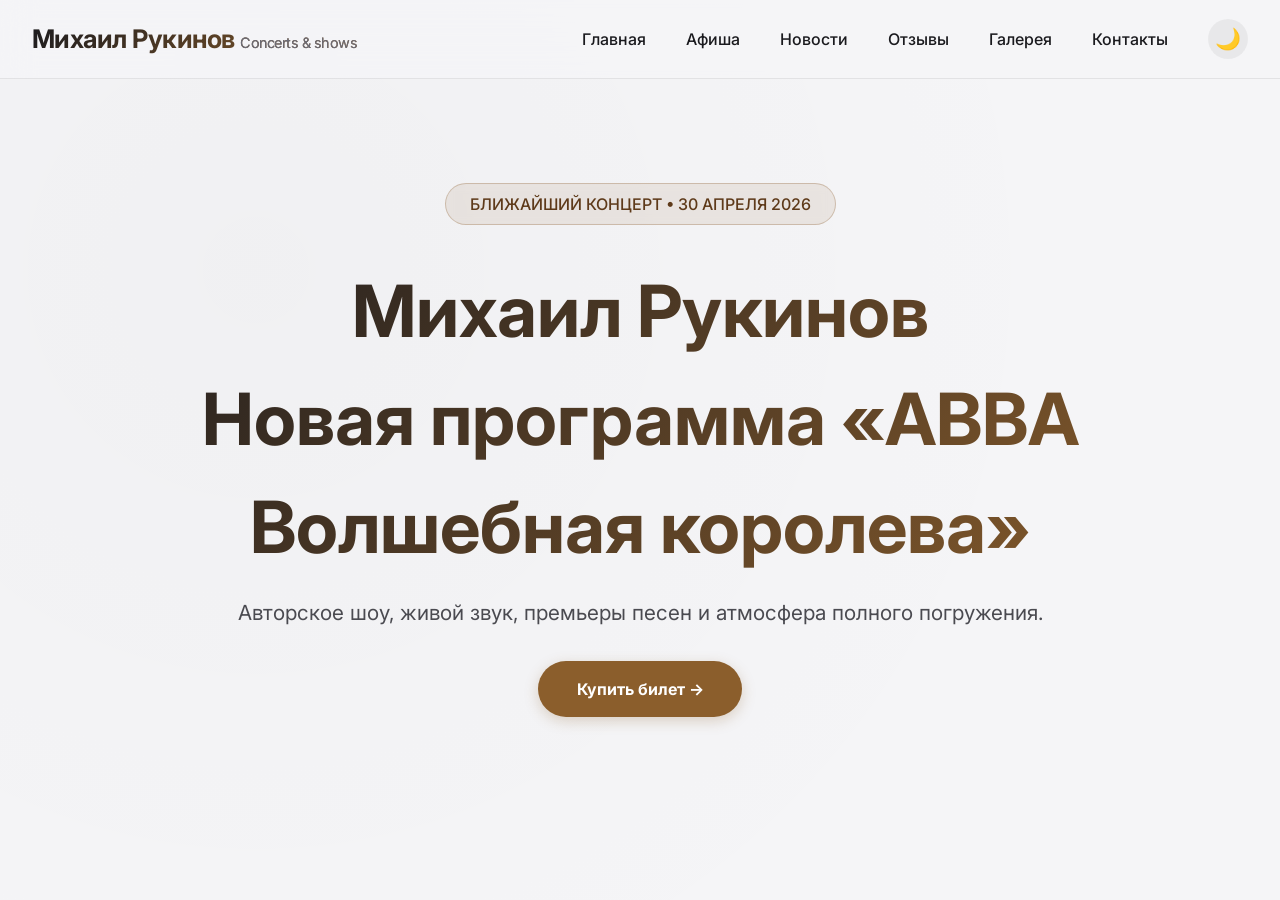
<file: index.html>
<!DOCTYPE html>
<html lang="ru">
<head>
    <meta charset="UTF-8">
    <meta name="viewport" content="width=device-width, initial-scale=1.0, viewport-fit=cover, maximum-scale=1.0, user-scalable=yes">
    <title>Михаил Рукинов | Концерты и шоу</title>
    <link rel="preconnect" href="https://fonts.googleapis.com">
    <link rel="preconnect" href="https://fonts.gstatic.com" crossorigin>
    <link href="https://fonts.googleapis.com/css2?family=Inter:opsz,wght@14..32,300;14..32,400;14..32,600;14..32,700&display=swap" rel="stylesheet">
    <link rel="stylesheet" href="style.css">
</head>
<body>
<div class="snap-container">
    <!-- ШАПКА (фиксированная) -->
    <nav class="navbar">
        <div class="logo">Михаил Рукинов <span>Concerts & shows</span></div>
        <ul class="nav-links" id="navLinks">
            <li><a href="#home">Главная</a></li>
            <li><a href="#tour">Афиша</a></li>
            <li><a href="#news">Новости</a></li>
            <li><a href="#reviews">Отзывы</a></li>
            <li><a href="#gallery" class="gallery-link">Галерея</a></li>
            <li><a href="#contact">Контакты</a></li>
            <li><button class="theme-toggle" id="themeToggle" aria-label="Переключить тему">🌙</button></li>
        </ul>
        <div class="burger" id="burger" aria-label="Меню" role="button" tabindex="0">
            <span></span><span></span><span></span>
        </div>
    </nav>

    <!-- БЛОК 1: ГЕРОЙ -->
    <section id="home" class="section">
        <div class="container hero">
            <div class="date-badge">БЛИЖАЙШИЙ КОНЦЕРТ • 30 АПРЕЛЯ 2026</div>
            <h1>Михаил Рукинов<br>Новая программа «ABBA<br>Волшебная королева»</h1>
            <p>Авторское шоу, живой звук, премьеры песен и атмосфера полного погружения.</p>
            <a href="https://iframeab-pre11382.intickets.ru/seance/71257041/" class="btn" id="buyTicketBtn">Купить билет →</a>
        </div>
    </section>

    <!-- БЛОК 2: АФИША / ТУР -->
    <section id="tour" class="section">
        <div class="container">
            <h2 style="font-size: 2.2rem; margin-bottom: 0.5rem;">Афиша концертов</h2>
            <p style="margin-bottom: 2rem; color: #5A5A62;">Выберите дату и город</p>
            <div class="cards-grid">
                <div class="concert-card">
                    <h2 class="concert-title">ABBA Волшебная королева</h2>
                    <div class="concert-venue">Орск</div>
                    <div class="concert-date">ЧТ, 30 АПРЕЛЯ 2026, 19:00</div>
                    <div class="concert-venue">ДК «Нефтехимиков»<br>Пр-кт Ленина, 41</div>
                    <div class="price">от 500 ₽</div>
                    <a href="https://iframeab-pre11382.intickets.ru/seance/71257041/" class="btn-small ticket-link">Купить билет</a>
                </div>
                <div class="concert-card">
                    <h2 class="concert-title">ABBA Волшебная королева</h2>
                    <div class="concert-venue">Казань</div>
                    <div class="concert-date">ПН, 18 МАЯ 2026, 19:00</div>
                    <div class="concert-venue">ДК «Железнодорожников»</div>
                    <div class="price">от 1 000 ₽</div>
                    <a href="https://kzn.kassir.ru/koncert/abba-volshebnaya-koroleva#3488053" class="btn-small ticket-link">Купить билет</a>
                </div>
                <div class="concert-card">
                    <h2 class="concert-title">Жемчужины рока</h2>
                    <div class="concert-venue">Оренбург</div>
                    <div class="concert-date">ЧТ, 12 НОЯБРЯ 2026, 19:00</div>
                    <div class="concert-venue">ДК и С «Газовик»<br>Ул. Чкалова, 1</div>
                    <div class="price">от 500 ₽</div>
                    <a href="https://orenburg.kassir.ru/koncert/dkis-gazovik/mihail-rukinov-jemchujinyi-roka_2026-04-28" class="btn-small ticket-link">Купить билет</a>
                </div>
                <div class="concert-card">
                    <h2 class="concert-title">ABBA Волшебная королева</h2>
                    <div class="concert-venue">Йошкар-Ола</div>
                    <div class="concert-date">ЧТ, 19 МАЯ 2026, 19:00</div>
                    <div class="concert-venue">ДК им. «В.И. Ленина»</div>
                    <div class="price">от 1 000 ₽</div>
                    <a href="https://yola.kassir.ru/koncert/abba-volshebnaya-koroleva-1" class="btn-small ticket-link">Купить билет</a>
                </div>
            </div>
        </div>
    </section>

    <!-- БЛОК 3: НОВОСТИ -->
    <section id="news" class="section">
        <div class="container">
            <h2 style="font-size: 2.2rem; margin-bottom: 2rem;">Новости</h2>
            <div class="news-list">
                <div class="news-item">
                    <div class="news-date">30 апреля 2026</div>
                    <h3 style="margin: 0.4rem 0;">«ABBA. Волшебная королева»</h3>
                    <p>Музыку "ABBA", одного из Величайших музыкальных коллективов современности, трудно отнести к какому-то одному определённому стилю и поэтому она никогда и никого не оставляет равнодушным. Это музыка вне стиля и времени - поистине классика современного искусства! Новая концертная шоу - программа скрипача Михаила Рукинова, как и все шоу артиста ярко и очень оригинально раскрывают многогранность неповторимой музыки группы и проходит "на одном дыхании" проникая в сердце каждого зрителя! Ведь ABBA это "Волшебная королева"!</p>
                </div>
            </div>
        </div>
    </section>

    <!-- БЛОК 4: ОТЗЫВЫ -->
    <section id="reviews" class="section">
        <div class="container">
            <h2 style="font-size: 2.2rem; margin-bottom: 1rem;">Отзывы</h2>
            <p style="margin-bottom: 1rem;">Оставьте свой отзыв о концерте</p>
            
            <div class="reviews-container">
                <div class="review-form">
                    <div class="form-group">
                        <label for="reviewName">Ваше имя</label>
                        <input type="text" id="reviewName" placeholder="Введите ваше имя" maxlength="50">
                    </div>
                    <div class="form-group">
                        <label>Оценка</label>
                        <div class="rating-input" id="ratingInput">
                            <span class="star-rating" data-rating="1" role="button" tabindex="0" aria-label="1 звезда">☆</span>
                            <span class="star-rating" data-rating="2" role="button" tabindex="0" aria-label="2 звезды">☆</span>
                            <span class="star-rating" data-rating="3" role="button" tabindex="0" aria-label="3 звезды">☆</span>
                            <span class="star-rating" data-rating="4" role="button" tabindex="0" aria-label="4 звезды">☆</span>
                            <span class="star-rating" data-rating="5" role="button" tabindex="0" aria-label="5 звёзд">☆</span>
                        </div>
                    </div>
                    <div class="form-group">
                        <label for="reviewText">Ваш отзыв</label>
                        <textarea id="reviewText" rows="4" placeholder="Поделитесь впечатлениями..."></textarea>
                    </div>
                    <button class="btn" id="submitReview">Оставить отзыв</button>
                </div>
                
                <div class="reviews-list" id="reviewsList">
                    <div class="loading-indicator">Загрузка отзывов...</div>
                </div>
            </div>
        </div>
    </section>

    <!-- БЛОК 5: ГАЛЕРЕЯ -->
    <section id="gallery" class="section">
        <div class="container">
            <h2 style="font-size: 2.2rem; margin-bottom: 1rem;">Галерея</h2>
            <p style="margin-bottom: 1rem;">Фото и видео с концертов</p>
            
            <!-- Панель администратора -->
            <div class="admin-panel hidden" id="adminPanel">
                <div class="admin-login" id="adminLoginForm">
                    <input type="password" id="adminPassword" placeholder="Введите пароль" autocomplete="off" aria-label="Пароль администратора">
                    <button class="btn-small" id="loginBtn">Войти</button>
                    <button class="btn-small" id="logoutBtn" style="display:none;">Выйти</button>
                </div>
                <div class="admin-upload-area hidden" id="adminUploadArea">
                    <div class="admin-controls">
                        <label class="file-label" for="mediaUpload">📸 Выбрать файлы</label>
                        <input type="file" id="mediaUpload" accept="image/*,video/*" multiple>
                        <button class="btn-small" id="uploadBtn">Загрузить</button>
                    </div>
                    <div class="export-controls">
                        <button class="btn-small" id="exportDataBtn">📤 Экспорт данных</button>
                        <label class="btn-small" for="importDataInput" style="cursor:pointer;">📥 Импорт данных</label>
                        <input type="file" id="importDataInput" accept=".json" style="display:none;">
                    </div>
                    <div class="preview-container" id="previewContainer"></div>
                </div>
            </div>
            
            <button class="btn-small" id="showAdminBtn" style="margin-bottom: 1.5rem;">🔐 Админ</button>
            
            <div class="gallery-grid" id="galleryGrid">
                <div class="loading-indicator">Загрузка галереи...</div>
            </div>
        </div>
    </section>

    <!-- БЛОК 6: КОНТАКТЫ -->
    <section id="contact" class="section">
        <div class="container">
            <h2 style="font-size: 2.2rem; margin-bottom: 1rem;">Контакты</h2>
            <p style="margin-bottom: 2rem;">Следите за новостями и анонсами</p>
            <div class="contacts-flex">
                <div class="social-links">
                    <a href="https://vk.ru/id140481392" target="_blank" rel="noopener">VK</a>
                    <a href="https://t.me/Michaelrukinov" target="_blank" rel="noopener">Telegram</a>
                </div>
                <div>
                    <p><strong>Телефон:</strong> <a href="tel:+79916814230" style="color:#8B5E2C; text-decoration:none;">+7-991-681-42-30</a></p>
                    <p><strong>Email:</strong> <a href="mailto:rumillini@yandex.ru" style="color:#8B5E2C; text-decoration:none;">rumillini@yandex.ru</a></p>
                </div>
            </div>
            <footer>
                <p>© 2026 Михаил Рукинов — Все права защищены. Официальный сайт.</p>
            </footer>
        </div>
    </section>
</div>

<!-- Лайтбокс -->
<div class="lightbox" id="lightbox">
    <div class="lightbox-close" id="lightboxClose" role="button" tabindex="0" aria-label="Закрыть">×</div>
    <div class="lightbox-prev" id="lightboxPrev" role="button" tabindex="0" aria-label="Предыдущее">←</div>
    <div class="lightbox-next" id="lightboxNext" role="button" tabindex="0" aria-label="Следующее">→</div>
    <div class="lightbox-content" id="lightboxContent"></div>
</div>

<script>
    (function() {
        'use strict';

        // ===== БАЗА ДАННЫХ INDEXEDDB =====
        const DB_NAME = 'RukinovDB';
        const DB_VERSION = 2;
        let db = null;

        function openDB() {
            return new Promise((resolve, reject) => {
                const request = indexedDB.open(DB_NAME, DB_VERSION);
                
                request.onerror = () => reject(request.error);
                request.onsuccess = () => {
                    db = request.result;
                    resolve(db);
                };
                
                request.onupgradeneeded = (e) => {
                    const db = e.target.result;
                    
                    // Хранилище отзывов
                    if (!db.objectStoreNames.contains('reviews')) {
                        const reviewsStore = db.createObjectStore('reviews', { keyPath: 'id', autoIncrement: true });
                        reviewsStore.createIndex('date', 'date', { unique: false });
                    }
                    
                    // Хранилище галереи
                    if (!db.objectStoreNames.contains('gallery')) {
                        const galleryStore = db.createObjectStore('gallery', { keyPath: 'id' });
                        galleryStore.createIndex('date', 'date', { unique: false });
                    }
                    
                    // Хранилище реакций
                    if (!db.objectStoreNames.contains('reactions')) {
                        const reactionsStore = db.createObjectStore('reactions', { keyPath: 'id', autoIncrement: true });
                        reactionsStore.createIndex('mediaId', 'mediaId', { unique: false });
                        reactionsStore.createIndex('userToken', 'userToken', { unique: false });
                    }
                    
                    // Хранилище настроек
                    if (!db.objectStoreNames.contains('settings')) {
                        db.createObjectStore('settings', { keyPath: 'key' });
                    }
                };
            });
        }

        // Генерация уникального токена пользователя
        function getUserToken() {
            let token = localStorage.getItem('userToken');
            if (!token) {
                token = 'user_' + Date.now() + '_' + Math.random().toString(36).substr(2, 9);
                localStorage.setItem('userToken', token);
            }
            return token;
        }

        const userToken = getUserToken();

        // ===== БАЗОВЫЕ ФУНКЦИИ =====
        // Бургер-меню
        const burger = document.getElementById('burger');
        const navLinks = document.getElementById('navLinks');
        
        if (burger) {
            burger.addEventListener('click', () => {
                navLinks.classList.toggle('active');
                burger.classList.toggle('active');
            });
            burger.addEventListener('keydown', (e) => {
                if (e.key === 'Enter' || e.key === ' ') {
                    e.preventDefault();
                    navLinks.classList.toggle('active');
                    burger.classList.toggle('active');
                }
            });
        }

        document.querySelectorAll('.nav-links a').forEach(link => {
            if (link.id !== 'themeToggle') {
                link.addEventListener('click', () => {
                    navLinks.classList.remove('active');
                    burger.classList.remove('active');
                });
            }
        });

        // Переключение темы
        const themeToggle = document.getElementById('themeToggle');
        const body = document.body;
        
        function setTheme(theme) {
            body.classList.remove('light', 'dark');
            body.classList.add(theme);
            if (themeToggle) {
                themeToggle.textContent = theme === 'light' ? '🌙' : '☀️';
            }
            localStorage.setItem('theme', theme);
        }
        
        const savedTheme = localStorage.getItem('theme') || 'light';
        setTheme(savedTheme);
        
        if (themeToggle) {
            themeToggle.addEventListener('click', () => {
                const newTheme = body.classList.contains('light') ? 'dark' : 'light';
                setTheme(newTheme);
            });
        }

        // Плавное появление секций
        const sections = document.querySelectorAll('.section');
        const observerOptions = { threshold: 0.1 };
        const observer = new IntersectionObserver((entries) => {
            entries.forEach(entry => {
                if (entry.isIntersecting) {
                    entry.target.style.opacity = '1';
                    entry.target.style.transform = 'translateY(0)';
                }
            });
        }, observerOptions);
        
        sections.forEach(section => {
            section.style.opacity = '0';
            section.style.transform = 'translateY(12px)';
            section.style.transition = 'opacity 0.4s ease, transform 0.4s ease';
            observer.observe(section);
        });
        
        setTimeout(() => {
            if (sections[0]) {
                sections[0].style.opacity = '1';
                sections[0].style.transform = 'translateY(0)';
            }
        }, 100);

        function escapeHtml(text) {
            if (!text) return '';
            const div = document.createElement('div');
            div.textContent = text;
            return div.innerHTML;
        }

        // ===== АДМИНИСТРАТИВНЫЕ ФУНКЦИИ =====
        const ADMIN_PASSWORD = 'google404@';
        let isAdmin = false;

        function checkPassword(password) {
            return password === ADMIN_PASSWORD;
        }

        // ===== ОТЗЫВЫ (IndexedDB) =====
        let selectedRating = 0;
        const stars = document.querySelectorAll('.star-rating');
        const ratingInput = document.getElementById('ratingInput');
        const reviewName = document.getElementById('reviewName');
        const reviewText = document.getElementById('reviewText');
        const submitReview = document.getElementById('submitReview');
        const reviewsList = document.getElementById('reviewsList');

        async function loadReviews() {
            if (!reviewsList) return;
            
            try {
                await openDB();
                const transaction = db.transaction(['reviews'], 'readonly');
                const store = transaction.objectStore('reviews');
                const index = store.index('date');
                const reviews = [];
                
                await new Promise((resolve, reject) => {
                    const request = index.openCursor(null, 'prev');
                    request.onsuccess = (e) => {
                        const cursor = e.target.result;
                        if (cursor) {
                            reviews.push(cursor.value);
                            cursor.continue();
                        } else {
                            resolve();
                        }
                    };
                    request.onerror = () => reject(request.error);
                });
                
                reviewsList.innerHTML = '';
                
                if (reviews.length === 0) {
                    reviewsList.innerHTML = '<p style="text-align:center; opacity:0.7;">Пока нет отзывов. Будьте первым!</p>';
                    return;
                }
                
                reviews.forEach((review) => {
                    const card = document.createElement('div');
                    card.className = 'review-card';
                    card.innerHTML = `
                        <div class="review-header">
                            <span class="review-name">${escapeHtml(review.name)}</span>
                            <span class="review-stars">${'★'.repeat(review.rating)}${'☆'.repeat(5 - review.rating)}</span>
                        </div>
                        <div class="review-date">${review.date}</div>
                        <div class="review-text">${escapeHtml(review.text)}</div>
                    `;
                    
                    if (isAdmin) {
                        const deleteBtn = document.createElement('button');
                        deleteBtn.className = 'delete-review-btn';
                        deleteBtn.textContent = 'Удалить';
                        deleteBtn.setAttribute('aria-label', 'Удалить отзыв');
                        deleteBtn.onclick = () => deleteReview(review.id);
                        card.appendChild(deleteBtn);
                    }
                    
                    reviewsList.appendChild(card);
                });
            } catch (error) {
                console.error('Ошибка загрузки отзывов:', error);
                reviewsList.innerHTML = '<p style="text-align:center; color:red;">Ошибка загрузки отзывов</p>';
            }
        }

        async function deleteReview(id) {
            if (!isAdmin) return;
            
            try {
                await openDB();
                const transaction = db.transaction(['reviews'], 'readwrite');
                const store = transaction.objectStore('reviews');
                store.delete(id);
                await new Promise((resolve, reject) => {
                    transaction.oncomplete = resolve;
                    transaction.onerror = () => reject(transaction.error);
                });
                await loadReviews();
            } catch (error) {
                console.error('Ошибка удаления отзыва:', error);
            }
        }

        if (stars.length > 0) {
            stars.forEach(star => {
                star.addEventListener('click', () => {
                    selectedRating = parseInt(star.dataset.rating);
                    updateStars();
                });
                star.addEventListener('keydown', (e) => {
                    if (e.key === 'Enter' || e.key === ' ') {
                        e.preventDefault();
                        selectedRating = parseInt(star.dataset.rating);
                        updateStars();
                    }
                });
                star.addEventListener('mouseenter', () => {
                    const rating = parseInt(star.dataset.rating);
                    stars.forEach((s, i) => {
                        s.textContent = i < rating ? '★' : '☆';
                        s.style.color = i < rating ? '#E4B363' : '#ccc';
                    });
                });
            });

            if (ratingInput) {
                ratingInput.addEventListener('mouseleave', updateStars);
            }
        }

        function updateStars() {
            stars.forEach((s, i) => {
                s.textContent = i < selectedRating ? '★' : '☆';
                s.style.color = i < selectedRating ? '#E4B363' : '#ccc';
            });
        }

        if (submitReview) {
            submitReview.addEventListener('click', async () => {
                const name = reviewName.value.trim();
                const text = reviewText.value.trim();
                
                if (!name) {
                    alert('Пожалуйста, введите ваше имя');
                    return;
                }
                if (selectedRating === 0) {
                    alert('Пожалуйста, поставьте оценку');
                    return;
                }
                if (!text) {
                    alert('Пожалуйста, напишите отзыв');
                    return;
                }

                try {
                    await openDB();
                    const transaction = db.transaction(['reviews'], 'readwrite');
                    const store = transaction.objectStore('reviews');
                    
                    const newReview = {
                        name: name,
                        rating: selectedRating,
                        text: text,
                        date: new Date().toLocaleDateString('ru-RU'),
                        timestamp: Date.now()
                    };
                    
                    store.add(newReview);
                    
                    await new Promise((resolve, reject) => {
                        transaction.oncomplete = resolve;
                        transaction.onerror = () => reject(transaction.error);
                    });

                    reviewName.value = '';
                    reviewText.value = '';
                    selectedRating = 0;
                    updateStars();
                    await loadReviews();
                } catch (error) {
                    console.error('Ошибка сохранения отзыва:', error);
                    alert('Ошибка сохранения отзыва');
                }
            });
        }

        // ===== ГАЛЕРЕЯ (IndexedDB) =====
        const REACTIONS = ['❤️', '👍', '👎', '🌹', '🎉'];
        let galleryItems = [];
        let selectedFiles = [];
        let currentLightboxIndex = 0;

        const adminPanel = document.getElementById('adminPanel');
        const showAdminBtn = document.getElementById('showAdminBtn');
        const adminLoginForm = document.getElementById('adminLoginForm');
        const adminPassword = document.getElementById('adminPassword');
        const loginBtn = document.getElementById('loginBtn');
        const logoutBtn = document.getElementById('logoutBtn');
        const adminUploadArea = document.getElementById('adminUploadArea');
        const mediaUpload = document.getElementById('mediaUpload');
        const uploadBtn = document.getElementById('uploadBtn');
        const previewContainer = document.getElementById('previewContainer');
        const galleryGrid = document.getElementById('galleryGrid');
        const lightbox = document.getElementById('lightbox');
        const lightboxContent = document.getElementById('lightboxContent');
        const lightboxClose = document.getElementById('lightboxClose');
        const lightboxPrev = document.getElementById('lightboxPrev');
        const lightboxNext = document.getElementById('lightboxNext');
        const exportDataBtn = document.getElementById('exportDataBtn');
        const importDataInput = document.getElementById('importDataInput');

        async function loadGallery() {
            if (!galleryGrid) return;
            
            try {
                await openDB();
                const transaction = db.transaction(['gallery', 'reactions'], 'readonly');
                const galleryStore = transaction.objectStore('gallery');
                const reactionsStore = transaction.objectStore('reactions');
                
                const items = [];
                
                await new Promise((resolve, reject) => {
                    const request = galleryStore.getAll();
                    request.onsuccess = () => {
                        items.push(...request.result);
                        resolve();
                    };
                    request.onerror = () => reject(request.error);
                });
                
                // Загружаем реакции для каждого медиа
                for (const item of items) {
                    item.reactions = {};
                    REACTIONS.forEach(r => item.reactions[r] = 0);
                    
                    const reactions = await new Promise((resolve, reject) => {
                        const index = reactionsStore.index('mediaId');
                        const request = index.getAll(item.id);
                        request.onsuccess = () => resolve(request.result);
                        request.onerror = () => reject(request.error);
                    });
                    
                    // Подсчитываем реакции
                    reactions.forEach(r => {
                        if (item.reactions[r.reaction] !== undefined) {
                            item.reactions[r.reaction]++;
                        }
                    });
                    
                    // Проверяем, поставил ли пользователь реакцию
                    item.userReaction = reactions.find(r => r.userToken === userToken)?.reaction || null;
                }
                
                // Сортируем по дате (новые сначала)
                items.sort((a, b) => new Date(b.date) - new Date(a.date));
                galleryItems = items;
                
                renderGallery();
            } catch (error) {
                console.error('Ошибка загрузки галереи:', error);
                galleryGrid.innerHTML = '<p style="text-align:center; color:red;">Ошибка загрузки галереи</p>';
            }
        }

        async function addReaction(mediaId, reaction) {
            try {
                await openDB();
                const transaction = db.transaction(['reactions'], 'readwrite');
                const store = transaction.objectStore('reactions');
                const index = store.index('mediaId');
                
                // Находим существующую реакцию пользователя на это медиа
                const existingReaction = await new Promise((resolve, reject) => {
                    const request = index.getAll(mediaId);
                    request.onsuccess = () => {
                        const userReaction = request.result.find(r => r.userToken === userToken);
                        resolve(userReaction);
                    };
                    request.onerror = () => reject(request.error);
                });
                
                if (existingReaction) {
                    if (existingReaction.reaction === reaction) {
                        // Удаляем реакцию
                        store.delete(existingReaction.id);
                    } else {
                        // Обновляем реакцию
                        existingReaction.reaction = reaction;
                        existingReaction.timestamp = Date.now();
                        store.put(existingReaction);
                    }
                } else {
                    // Добавляем новую реакцию
                    store.add({
                        mediaId: mediaId,
                        userToken: userToken,
                        reaction: reaction,
                        timestamp: Date.now()
                    });
                }
                
                await new Promise((resolve, reject) => {
                    transaction.oncomplete = resolve;
                    transaction.onerror = () => reject(transaction.error);
                });
                
                await loadGallery();
            } catch (error) {
                console.error('Ошибка добавления реакции:', error);
            }
        }

        function renderGallery() {
            if (!galleryGrid) return;
            
            galleryGrid.innerHTML = '';
            
            if (galleryItems.length === 0) {
                galleryGrid.innerHTML = '<p style="text-align:center; opacity:0.7; grid-column:1/-1;">Галерея пуста. Администратор может добавить фото и видео.</p>';
                return;
            }
            
            galleryItems.forEach((item, index) => {
                const galleryItem = document.createElement('div');
                galleryItem.className = 'gallery-item';
                galleryItem.setAttribute('data-type', item.type);
                
                if (item.type === 'video') {
                    const video = document.createElement('video');
                    video.src = item.url;
                    video.preload = 'metadata';
                    video.playsInline = true;
                    galleryItem.appendChild(video);
                } else {
                    const img = document.createElement('img');
                    img.src = item.url;
                    img.alt = 'gallery image';
                    img.loading = 'lazy';
                    galleryItem.appendChild(img);
                }
                
                // Панель реакций
                const reactionsDiv = document.createElement('div');
                reactionsDiv.className = 'gallery-reactions';
                
                REACTIONS.forEach(reaction => {
                    const btn = document.createElement('button');
                    btn.className = 'reaction-btn';
                    if (item.userReaction === reaction) {
                        btn.classList.add('active');
                    }
                    btn.innerHTML = `${reaction} <span class="reaction-count">${item.reactions[reaction] || 0}</span>`;
                    btn.setAttribute('aria-label', `Реакция ${reaction}`);
                    btn.onclick = (e) => {
                        e.stopPropagation();
                        addReaction(item.id, reaction);
                    };
                    reactionsDiv.appendChild(btn);
                });
                
                galleryItem.appendChild(reactionsDiv);
                
                if (isAdmin) {
                    const deleteBtn = document.createElement('button');
                    deleteBtn.className = 'delete-media-btn';
                    deleteBtn.textContent = 'Удалить';
                    deleteBtn.setAttribute('aria-label', 'Удалить медиа');
                    deleteBtn.onclick = async (e) => {
                        e.stopPropagation();
                        if (confirm('Удалить этот элемент?')) {
                            await deleteMediaItem(item.id);
                        }
                    };
                    galleryItem.appendChild(deleteBtn);
                }

                galleryItem.addEventListener('click', (e) => {
                    if (!e.target.closest('.gallery-reactions') && !e.target.closest('.delete-media-btn')) {
                        openLightbox(index);
                    }
                });
                
                galleryGrid.appendChild(galleryItem);
            });
        }

        async function deleteMediaItem(id) {
            try {
                await openDB();
                const transaction = db.transaction(['gallery', 'reactions'], 'readwrite');
                const galleryStore = transaction.objectStore('gallery');
                const reactionsStore = transaction.objectStore('reactions');
                
                galleryStore.delete(id);
                
                // Удаляем все реакции на это медиа
                const index = reactionsStore.index('mediaId');
                const reactions = await new Promise((resolve, reject) => {
                    const request = index.getAllKeys(id);
                    request.onsuccess = () => resolve(request.result);
                    request.onerror = () => reject(request.error);
                });
                
                reactions.forEach(key => reactionsStore.delete(key));
                
                await new Promise((resolve, reject) => {
                    transaction.oncomplete = resolve;
                    transaction.onerror = () => reject(transaction.error);
                });
                
                await loadGallery();
            } catch (error) {
                console.error('Ошибка удаления медиа:', error);
            }
        }

        function openLightbox(index) {
            currentLightboxIndex = index;
            updateLightboxContent();
            lightbox.classList.add('active');
            document.body.style.overflow = 'hidden';
        }

        function updateLightboxContent() {
            const item = galleryItems[currentLightboxIndex];
            if (!item) return;
            
            lightboxContent.innerHTML = item.type === 'video'
                ? `<video src="${item.url}" controls autoplay playsinline></video>`
                : `<img src="${item.url}" alt="lightbox image">`;
        }

        function closeLightbox() {
            lightbox.classList.remove('active');
            lightboxContent.innerHTML = '';
            document.body.style.overflow = '';
        }

        if (lightboxClose) {
            lightboxClose.addEventListener('click', closeLightbox);
            lightboxClose.addEventListener('keydown', (e) => {
                if (e.key === 'Enter' || e.key === ' ') {
                    e.preventDefault();
                    closeLightbox();
                }
            });
        }

        if (lightboxPrev) {
            lightboxPrev.addEventListener('click', () => {
                if (currentLightboxIndex > 0) {
                    currentLightboxIndex--;
                    updateLightboxContent();
                }
            });
        }

        if (lightboxNext) {
            lightboxNext.addEventListener('click', () => {
                if (currentLightboxIndex < galleryItems.length - 1) {
                    currentLightboxIndex++;
                    updateLightboxContent();
                }
            });
        }

        if (lightbox) {
            lightbox.addEventListener('click', (e) => {
                if (e.target === lightbox) {
                    closeLightbox();
                }
            });
        }

        document.addEventListener('keydown', (e) => {
            if (!lightbox || !lightbox.classList.contains('active')) return;
            
            if (e.key === 'Escape') {
                closeLightbox();
            } else if (e.key === 'ArrowLeft') {
                if (currentLightboxIndex > 0) {
                    currentLightboxIndex--;
                    updateLightboxContent();
                }
            } else if (e.key === 'ArrowRight') {
                if (currentLightboxIndex < galleryItems.length - 1) {
                    currentLightboxIndex++;
                    updateLightboxContent();
                }
            }
        });

        // Админ-панель
        if (showAdminBtn) {
            showAdminBtn.addEventListener('click', () => {
                adminPanel.classList.toggle('hidden');
            });
        }

        if (loginBtn) {
            loginBtn.addEventListener('click', () => {
                if (checkPassword(adminPassword.value)) {
                    isAdmin = true;
                    adminLoginForm.style.display = 'none';
                    logoutBtn.style.display = 'inline-block';
                    adminUploadArea.classList.remove('hidden');
                    adminPassword.value = '';
                    loadReviews();
                    renderGallery();
                } else {
                    alert('Неверный пароль');
                }
            });
        }

        if (logoutBtn) {
            logoutBtn.addEventListener('click', () => {
                isAdmin = false;
                adminLoginForm.style.display = 'flex';
                logoutBtn.style.display = 'none';
                adminUploadArea.classList.add('hidden');
                loadReviews();
                renderGallery();
            });
        }

        if (mediaUpload) {
            mediaUpload.addEventListener('change', (e) => {
                selectedFiles = Array.from(e.target.files);
                renderPreview();
            });
        }

        function renderPreview() {
            if (!previewContainer) return;
            
            previewContainer.innerHTML = '';
            selectedFiles.forEach((file, index) => {
                const isVideo = file.type.startsWith('video/');
                const url = URL.createObjectURL(file);
                const previewItem = document.createElement('div');
                previewItem.className = 'preview-item';
                
                if (isVideo) {
                    const video = document.createElement('video');
                    video.src = url;
                    video.preload = 'metadata';
                    video.playsInline = true;
                    previewItem.appendChild(video);
                } else {
                    const img = document.createElement('img');
                    img.src = url;
                    img.alt = 'preview';
                    previewItem.appendChild(img);
                }
                
                const removeBtn = document.createElement('button');
                removeBtn.className = 'remove-preview';
                removeBtn.textContent = '×';
                removeBtn.setAttribute('aria-label', 'Удалить из предпросмотра');
                removeBtn.dataset.index = index;
                removeBtn.onclick = () => {
                    selectedFiles.splice(index, 1);
                    renderPreview();
                    updateFileInput();
                };
                previewItem.appendChild(removeBtn);
                
                previewContainer.appendChild(previewItem);
            });
        }

        function updateFileInput() {
            const dt = new DataTransfer();
            selectedFiles.forEach(file => dt.items.add(file));
            mediaUpload.files = dt.files;
        }

        if (uploadBtn) {
            uploadBtn.addEventListener('click', async () => {
                if (!isAdmin) {
                    alert('Требуется авторизация');
                    return;
                }
                if (selectedFiles.length === 0) {
                    alert('Выберите файлы для загрузки');
                    return;
                }

                try {
                    await openDB();
                    const transaction = db.transaction(['gallery'], 'readwrite');
                    const store = transaction.objectStore('gallery');
                    
                    let processed = 0;
                    
                    for (const file of selectedFiles) {
                        const base64 = await new Promise((resolve, reject) => {
                            const reader = new FileReader();
                            reader.onload = (e) => resolve(e.target.result);
                            reader.onerror = reject;
                            reader.readAsDataURL(file);
                        });
                        
                        const isVideo = file.type.startsWith('video/');
                        
                        store.add({
                            id: Date.now() + '_' + Math.random().toString(36).substr(2, 9),
                            type: isVideo ? 'video' : 'image',
                            url: base64,
                            name: file.name,
                            date: new Date().toISOString()
                        });
                        
                        processed++;
                    }
                    
                    await new Promise((resolve, reject) => {
                        transaction.oncomplete = resolve;
                        transaction.onerror = () => reject(transaction.error);
                    });
                    
                    selectedFiles = [];
                    mediaUpload.value = '';
                    previewContainer.innerHTML = '';
                    await loadGallery();
                    
                    alert(`Загружено ${processed} файлов`);
                } catch (error) {
                    console.error('Ошибка загрузки:', error);
                    alert('Ошибка загрузки файлов. Возможно, файл слишком большой.');
                }
            });
        }

        // Экспорт/Импорт данных
        if (exportDataBtn) {
            exportDataBtn.addEventListener('click', async () => {
                if (!isAdmin) {
                    alert('Требуется авторизация');
                    return;
                }
                
                try {
                    await openDB();
                    
                    // Получаем все данные
                    const reviews = await new Promise((resolve, reject) => {
                        const transaction = db.transaction(['reviews'], 'readonly');
                        const store = transaction.objectStore('reviews');
                        const request = store.getAll();
                        request.onsuccess = () => resolve(request.result);
                        request.onerror = () => reject(request.error);
                    });
                    
                    const gallery = await new Promise((resolve, reject) => {
                        const transaction = db.transaction(['gallery'], 'readonly');
                        const store = transaction.objectStore('gallery');
                        const request = store.getAll();
                        request.onsuccess = () => resolve(request.result);
                        request.onerror = () => reject(request.error);
                    });
                    
                    const reactions = await new Promise((resolve, reject) => {
                        const transaction = db.transaction(['reactions'], 'readonly');
                        const store = transaction.objectStore('reactions');
                        const request = store.getAll();
                        request.onsuccess = () => resolve(request.result);
                        request.onerror = () => reject(request.error);
                    });
                    
                    const data = {
                        reviews,
                        gallery,
                        reactions,
                        exportDate: new Date().toISOString()
                    };
                    
                    const blob = new Blob([JSON.stringify(data, null, 2)], { type: 'application/json' });
                    const url = URL.createObjectURL(blob);
                    const a = document.createElement('a');
                    a.href = url;
                    a.download = `rukinov_backup_${new Date().toISOString().split('T')[0]}.json`;
                    a.click();
                    URL.revokeObjectURL(url);
                } catch (error) {
                    console.error('Ошибка экспорта:', error);
                    alert('Ошибка экспорта данных');
                }
            });
        }

        if (importDataInput) {
            importDataInput.addEventListener('change', async (e) => {
                if (!isAdmin) {
                    alert('Требуется авторизация');
                    return;
                }
                
                const file = e.target.files[0];
                if (!file) return;
                
                try {
                    const text = await new Promise((resolve, reject) => {
                        const reader = new FileReader();
                        reader.onload = (e) => resolve(e.target.result);
                        reader.onerror = reject;
                        reader.readAsText(file);
                    });
                    
                    const data = JSON.parse(text);
                    
                    await openDB();
                    
                    // Очищаем и заполняем хранилища
                    if (data.reviews) {
                        const tx1 = db.transaction(['reviews'], 'readwrite');
                        const store1 = tx1.objectStore('reviews');
                        await new Promise((resolve, reject) => {
                            const request = store1.clear();
                            request.onsuccess = resolve;
                            request.onerror = () => reject(request.error);
                        });
                        data.reviews.forEach(r => store1.add(r));
                        await new Promise((resolve, reject) => {
                            tx1.oncomplete = resolve;
                            tx1.onerror = () => reject(tx1.error);
                        });
                    }
                    
                    if (data.gallery) {
                        const tx2 = db.transaction(['gallery'], 'readwrite');
                        const store2 = tx2.objectStore('gallery');
                        await new Promise((resolve, reject) => {
                            const request = store2.clear();
                            request.onsuccess = resolve;
                            request.onerror = () => reject(request.error);
                        });
                        data.gallery.forEach(g => store2.add(g));
                        await new Promise((resolve, reject) => {
                            tx2.oncomplete = resolve;
                            tx2.onerror = () => reject(tx2.error);
                        });
                    }
                    
                    if (data.reactions) {
                        const tx3 = db.transaction(['reactions'], 'readwrite');
                        const store3 = tx3.objectStore('reactions');
                        await new Promise((resolve, reject) => {
                            const request = store3.clear();
                            request.onsuccess = resolve;
                            request.onerror = () => reject(request.error);
                        });
                        data.reactions.forEach(r => store3.add(r));
                        await new Promise((resolve, reject) => {
                            tx3.oncomplete = resolve;
                            tx3.onerror = () => reject(tx3.error);
                        });
                    }
                    
                    await loadReviews();
                    await loadGallery();
                    
                    alert('Данные успешно импортированы!');
                    importDataInput.value = '';
                } catch (error) {
                    console.error('Ошибка импорта:', error);
                    alert('Ошибка при импорте данных: неверный формат файла');
                    importDataInput.value = '';
                }
            });
        }

        // Инициализация
        (async function init() {
            try {
                await openDB();
                await loadReviews();
                await loadGallery();
            } catch (error) {
                console.error('Ошибка инициализации БД:', error);
            }
        })();

    })();
</script>
</body>
 </html>
</file>
<file: style.css>
* {
    margin: 0;
    padding: 0;
    box-sizing: border-box;
}

body {
    font-family: 'Inter', sans-serif;
    background-color: #F5F5F7;
    color: #1A1A1E;
    line-height: 1.5;
    overflow-x: hidden;
    transition: background-color 0.3s ease, color 0.3s ease;
    -webkit-font-smoothing: antialiased;
    -moz-osx-font-smoothing: grayscale;
}

/* Тёмная тема */
body.dark {
    background-color: #0A0A0C;
    color: #EDEDED;
}

/* Плавный скролл-снэп для блоков */
.snap-container {
    scroll-snap-type: y mandatory;
    overflow-y: scroll;
    height: 100vh;
    scroll-behavior: smooth;
    -webkit-overflow-scrolling: touch;
}

.section {
    scroll-snap-align: start;
    min-height: 100vh;
    width: 100%;
    display: flex;
    align-items: center;
    justify-content: center;
    padding: 6rem 2rem;
    position: relative;
    isolation: isolate;
}

/* Светлый градиентный фон */
.section::before {
    content: '';
    position: absolute;
    inset: 0;
    background: radial-gradient(circle at 20% 30%, rgba(0, 0, 0, 0.02), transparent 70%);
    z-index: -2;
}

body.dark .section::before {
    background: radial-gradient(circle at 20% 30%, rgba(255, 200, 100, 0.05), transparent 70%);
}

/* Стили меню (светлая тема) */
.navbar {
    position: fixed;
    top: 0;
    left: 0;
    width: 100%;
    display: flex;
    justify-content: space-between;
    align-items: center;
    padding: 1.2rem 2rem;
    background: rgba(245, 245, 247, 0.85);
    backdrop-filter: blur(16px);
    -webkit-backdrop-filter: blur(16px);
    z-index: 1000;
    border-bottom: 1px solid rgba(0, 0, 0, 0.08);
    transition: background 0.3s ease, border-color 0.3s ease;
}

body.dark .navbar {
    background: rgba(10, 10, 12, 0.75);
    border-bottom: 1px solid rgba(255, 255, 255, 0.08);
}

.logo {
    font-size: 1.6rem;
    font-weight: 700;
    letter-spacing: -0.02em;
    background: linear-gradient(135deg, #1A1A1E, #8B5E2C);
    -webkit-background-clip: text;
    background-clip: text;
    color: transparent;
}

body.dark .logo {
    background: linear-gradient(135deg, #FFFFFF, #E4B363);
    -webkit-background-clip: text;
    background-clip: text;
    color: transparent;
}

.logo span {
    font-weight: 400;
    font-size: 0.9rem;
    background: none;
    -webkit-background-clip: unset;
    background-clip: unset;
    color: #6B6B76;
}

body.dark .logo span {
    color: #AAAAAA;
}

/* Десктопное меню */
.nav-links {
    display: flex;
    gap: 2.5rem;
    list-style: none;
    align-items: center;
}

.nav-links a {
    color: #1A1A1E;
    text-decoration: none;
    font-weight: 500;
    transition: 0.2s;
    font-size: 1rem;
}

body.dark .nav-links a {
    color: #EDEDED;
}

.nav-links a:hover {
    color: #8B5E2C;
}

body.dark .nav-links a:hover {
    color: #E4B363;
}

/* Кнопка переключения темы */
.theme-toggle {
    background: transparent;
    border: none;
    cursor: pointer;
    font-size: 1.3rem;
    padding: 0;
    width: 40px;
    height: 40px;
    border-radius: 50%;
    display: flex;
    align-items: center;
    justify-content: center;
    transition: 0.2s;
    background: rgba(0, 0, 0, 0.05);
}

body.dark .theme-toggle {
    background: rgba(255, 255, 255, 0.1);
}

.theme-toggle:hover {
    transform: scale(1.05);
}

/* Бургер (скрыт на десктопе) */
.burger {
    display: none;
    flex-direction: column;
    cursor: pointer;
    gap: 6px;
}

.burger span {
    width: 28px;
    height: 2px;
    background-color: #1A1A1E;
    transition: 0.2s;
}

body.dark .burger span {
    background-color: #EDEDED;
}

/* Мобильное меню (выдвижное) */
@media (max-width: 768px) {
    .nav-links {
        position: fixed;
        top: 0;
        right: -100%;
        width: 70%;
        max-width: 280px;
        height: 100vh;
        background: rgba(255, 255, 255, 0.98);
        backdrop-filter: blur(20px);
        -webkit-backdrop-filter: blur(20px);
        flex-direction: column;
        align-items: center;
        justify-content: center;
        gap: 2rem;
        transition: 0.4s ease;
        z-index: 1001;
        border-left: 1px solid rgba(139, 94, 44, 0.2);
        box-shadow: -5px 0 30px rgba(0,0,0,0.05);
    }

    body.dark .nav-links {
        background: rgba(0, 0, 0, 0.95);
        border-left: 1px solid rgba(228, 179, 99, 0.3);
    }

    .nav-links.active {
        right: 0;
    }

    .burger {
        display: flex;
        z-index: 1002;
    }

    .burger.active span:nth-child(1) {
        transform: rotate(45deg) translate(6px, 6px);
    }
    .burger.active span:nth-child(2) {
        opacity: 0;
    }
    .burger.active span:nth-child(3) {
        transform: rotate(-45deg) translate(6px, -6px);
    }
}

/* Контейнеры контента */
.container {
    max-width: 1280px;
    width: 100%;
    margin: 0 auto;
}

.hero {
    text-align: center;
}
.hero h1 {
    font-size: clamp(2.5rem, 8vw, 4.5rem);
    font-weight: 700;
    background: linear-gradient(135deg, #1A1A1E, #8B5E2C);
    -webkit-background-clip: text;
    background-clip: text;
    color: transparent;
    margin-bottom: 1rem;
}

body.dark .hero h1 {
    background: linear-gradient(135deg, #FFFFFF, #E4B363);
    -webkit-background-clip: text;
    background-clip: text;
    color: transparent;
}

.hero p {
    font-size: clamp(1rem, 4vw, 1.3rem);
    color: #4A4A50;
    margin-bottom: 2rem;
}

body.dark .hero p {
    color: #CCCCCC;
}

.date-badge {
    display: inline-block;
    background: rgba(139, 94, 44, 0.1);
    backdrop-filter: blur(4px);
    -webkit-backdrop-filter: blur(4px);
    padding: 0.5rem 1.5rem;
    border-radius: 40px;
    border: 1px solid rgba(139, 94, 44, 0.3);
    font-weight: 500;
    margin-bottom: 2rem;
    color: #5E3A1A;
}

body.dark .date-badge {
    background: rgba(228, 179, 99, 0.15);
    border: 1px solid rgba(228, 179, 99, 0.5);
    color: #E4B363;
}

.btn {
    display: inline-block;
    background: #8B5E2C;
    color: #FFFFFF;
    padding: 1rem 2.4rem;
    border-radius: 50px;
    font-weight: 700;
    text-decoration: none;
    transition: 0.2s;
    box-shadow: 0 4px 14px rgba(139, 94, 44, 0.25);
    border: none;
    cursor: pointer;
}
.btn:hover {
    background: #6F4A20;
    transform: scale(1.02);
}

body.dark .btn {
    background: #E4B363;
    color: #0A0A0C;
    box-shadow: 0 4px 14px rgba(228, 179, 99, 0.3);
}

body.dark .btn:hover {
    background: #f5c478;
}

/* Карточки концертов (светлый стиль) */
.cards-grid {
    display: grid;
    grid-template-columns: repeat(auto-fit, minmax(280px, 1fr));
    gap: 2rem;
    margin-top: 2rem;
}
.concert-card {
    background: rgba(255, 255, 255, 0.7);
    backdrop-filter: blur(12px);
    -webkit-backdrop-filter: blur(12px);
    border-radius: 32px;
    padding: 1.8rem;
    border: 1px solid rgba(0, 0, 0, 0.08);
    transition: 0.2s;
    box-shadow: 0 8px 20px rgba(0,0,0,0.02);
}

body.dark .concert-card {
    background: rgba(20, 20, 28, 0.6);
    border: 1px solid rgba(255,255,255,0.1);
}

.concert-card:hover {
    border-color: rgba(139, 94, 44, 0.4);
    transform: translateY(-6px);
    box-shadow: 0 20px 30px rgba(0,0,0,0.05);
}

body.dark .concert-card:hover {
    border-color: rgba(228,179,99,0.6);
}

.concert-date {
    font-size: 0.85rem;
    text-transform: uppercase;
    letter-spacing: 2px;
    color: #8B5E2C;
    font-weight: 600;
}

body.dark .concert-date {
    color: #E4B363;
}

.concert-title {
    font-size: 1.7rem;
    margin: 0.5rem 0;
    color: #1A1A1E;
}

body.dark .concert-title {
    color: #EDEDED;
}

.concert-venue {
    color: #5A5A62;
    margin-bottom: 1.5rem;
}

body.dark .concert-venue {
    color: #AAAAAA;
}

.price {
    font-weight: 700;
    font-size: 1.3rem;
    margin: 1rem 0;
    color: #1A1A1E;
}

body.dark .price {
    color: #EDEDED;
}

.btn-small {
    background: transparent;
    border: 1px solid #8B5E2C;
    color: #8B5E2C;
    padding: 0.6rem 1.2rem;
    border-radius: 40px;
    text-decoration: none;
    font-weight: 500;
    transition: 0.2s;
    display: inline-block;
    cursor: pointer;
}
.btn-small:hover {
    background: #8B5E2C;
    color: #FFFFFF;
}

body.dark .btn-small {
    border: 1px solid #E4B363;
    color: #E4B363;
}

body.dark .btn-small:hover {
    background: #E4B363;
    color: #0A0A0C;
}

/* новости */
.news-list {
    display: flex;
    flex-direction: column;
    gap: 1.5rem;
}
.news-item {
    background: rgba(255, 255, 255, 0.7);
    backdrop-filter: blur(8px);
    -webkit-backdrop-filter: blur(8px);
    border-radius: 24px;
    padding: 1.2rem 1.8rem;
    border-left: 4px solid #8B5E2C;
    box-shadow: 0 4px 12px rgba(0,0,0,0.02);
}

body.dark .news-item {
    background: rgba(20, 20, 28, 0.5);
    border-left: 4px solid #E4B363;
}

.news-date {
    font-size: 0.8rem;
    color: #8B5E2C;
    font-weight: 600;
}

body.dark .news-date {
    color: #E4B363;
}

/* подвал / контакты */
.contacts-flex {
    display: flex;
    flex-wrap: wrap;
    justify-content: space-between;
    gap: 2rem;
    margin-top: 2rem;
}
.social-links a {
    color: #1A1A1E;
    text-decoration: none;
    display: inline-block;
    margin-right: 1.5rem;
    font-weight: 500;
    border-bottom: 1px dotted rgba(139, 94, 44, 0.5);
}
.social-links a:hover {
    color: #8B5E2C;
}

body.dark .social-links a {
    color: #EDEDED;
    border-bottom: 1px dotted rgba(228,179,99,0.5);
}

body.dark .social-links a:hover {
    color: #E4B363;
}

footer {
    text-align: center;
    margin-top: 3rem;
    font-size: 0.8rem;
    opacity: 0.7;
    color: #4A4A50;
}

body.dark footer {
    color: #AAAAAA;
}

/* Убираем лишний отступ внизу */
#contact {
    padding-bottom: 3rem;
}

@media (max-width: 768px) {
    .section {
        padding: 4rem 1.5rem;
    }
    .navbar {
        padding: 1rem 1.2rem;
    }
    .logo {
        font-size: 1.3rem;
    }
    .btn {
        padding: 0.9rem 1.8rem;
        min-height: 48px;
        display: inline-flex;
        align-items: center;
        justify-content: center;
    }
    .btn-small {
        min-height: 44px;
        display: inline-flex;
        align-items: center;
        justify-content: center;
    }
    .nav-links a {
        min-height: 48px;
        display: flex;
        align-items: center;
    }
}

/* ===== ГАЛЕРЕЯ ===== */
.gallery-grid {
    display: grid;
    grid-template-columns: repeat(auto-fill, minmax(280px, 1fr));
    gap: 1.5rem;
    margin-top: 2rem;
}

.gallery-item {
    position: relative;
    border-radius: 20px;
    overflow: hidden;
    aspect-ratio: 1 / 1;
    cursor: pointer;
    background: rgba(255, 255, 255, 0.5);
    backdrop-filter: blur(4px);
    -webkit-backdrop-filter: blur(4px);
    border: 1px solid rgba(139, 94, 44, 0.2);
    transition: transform 0.2s, box-shadow 0.2s;
    will-change: transform;
}

body.dark .gallery-item {
    background: rgba(20, 20, 28, 0.5);
    border-color: rgba(228, 179, 99, 0.3);
}

.gallery-item:hover {
    transform: scale(1.02);
    box-shadow: 0 12px 30px rgba(0,0,0,0.1);
}

.gallery-item img,
.gallery-item video {
    width: 100%;
    height: 100%;
    object-fit: cover;
    display: block;
}

.gallery-item video {
    background: #000;
}

/* Плей-иконка для видео */
.gallery-item[data-type="video"]::after {
    content: "▶";
    position: absolute;
    top: 50%;
    left: 50%;
    transform: translate(-50%, -50%);
    width: 50px;
    height: 50px;
    background: rgba(139, 94, 44, 0.8);
    border-radius: 50%;
    display: flex;
    align-items: center;
    justify-content: center;
    color: white;
    font-size: 20px;
    backdrop-filter: blur(4px);
    -webkit-backdrop-filter: blur(4px);
    pointer-events: none;
    z-index: 2;
}

body.dark .gallery-item[data-type="video"]::after {
    background: rgba(228, 179, 99, 0.8);
}

/* Реакции на медиа */
.gallery-reactions {
    position: absolute;
    bottom: 0;
    left: 0;
    right: 0;
    background: rgba(0, 0, 0, 0.6);
    backdrop-filter: blur(8px);
    -webkit-backdrop-filter: blur(8px);
    padding: 0.5rem 0.3rem;
    display: flex;
    justify-content: space-around;
    align-items: center;
    transform: translateY(100%);
    transition: transform 0.2s ease;
    z-index: 3;
}

body.dark .gallery-reactions {
    background: rgba(10, 10, 12, 0.8);
}

.gallery-item:hover .gallery-reactions {
    transform: translateY(0);
}

.reaction-btn {
    background: transparent;
    border: none;
    font-size: 1.3rem;
    cursor: pointer;
    padding: 0.2rem 0.3rem;
    border-radius: 20px;
    display: flex;
    align-items: center;
    gap: 0.1rem;
    transition: background 0.2s, transform 0.1s;
    color: white;
    min-height: 44px;
    min-width: 44px;
    justify-content: center;
}

.reaction-btn:hover {
    background: rgba(255, 255, 255, 0.2);
    transform: scale(1.05);
}

.reaction-btn.active {
    background: rgba(139, 94, 44, 0.5);
}

.reaction-count {
    font-size: 0.75rem;
    color: white;
    font-weight: 600;
}

/* Панель администратора */
.admin-panel {
    background: rgba(255, 255, 255, 0.7);
    backdrop-filter: blur(12px);
    -webkit-backdrop-filter: blur(12px);
    border-radius: 24px;
    padding: 1.5rem;
    margin-bottom: 2rem;
    border: 1px solid rgba(139, 94, 44, 0.2);
}

body.dark .admin-panel {
    background: rgba(20, 20, 28, 0.6);
    border-color: rgba(228, 179, 99, 0.3);
}

.admin-panel.hidden {
    display: none;
}

.admin-login {
    display: flex;
    gap: 1rem;
    align-items: center;
    flex-wrap: wrap;
}

.admin-login input {
    padding: 0.8rem 1.2rem;
    border-radius: 40px;
    border: 1px solid rgba(139, 94, 44, 0.3);
    background: rgba(255, 255, 255, 0.5);
    font-size: 1rem;
    outline: none;
    transition: 0.2s;
    min-height: 48px;
}

body.dark .admin-login input {
    background: rgba(0, 0, 0, 0.3);
    border-color: rgba(228, 179, 99, 0.3);
    color: #EDEDED;
}

.admin-login input:focus {
    border-color: #8B5E2C;
}

.admin-upload-area {
    margin-top: 1.5rem;
    padding: 1rem 0;
}

.admin-controls {
    display: flex;
    gap: 1rem;
    flex-wrap: wrap;
    align-items: center;
}

.file-label {
    background: #8B5E2C;
    color: white;
    padding: 0.7rem 1.5rem;
    border-radius: 40px;
    cursor: pointer;
    font-weight: 500;
    transition: 0.2s;
    min-height: 48px;
    display: inline-flex;
    align-items: center;
}

.file-label:hover {
    background: #6F4A20;
}

body.dark .file-label {
    background: #E4B363;
    color: #0A0A0C;
}

.admin-controls input[type="file"] {
    display: none;
}

.preview-container {
    margin-top: 1.5rem;
    display: flex;
    flex-wrap: wrap;
    gap: 0.5rem;
}

.preview-item {
    display: inline-block;
    position: relative;
}

.preview-item img,
.preview-item video {
    width: 100px;
    height: 100px;
    object-fit: cover;
    border-radius: 12px;
    border: 2px solid rgba(139, 94, 44, 0.3);
}

.remove-preview {
    position: absolute;
    top: -8px;
    right: -8px;
    width: 24px;
    height: 24px;
    background: #8B5E2C;
    color: white;
    border: none;
    border-radius: 50%;
    cursor: pointer;
    font-size: 14px;
    display: flex;
    align-items: center;
    justify-content: center;
    min-width: 44px;
    min-height: 44px;
    top: -10px;
    right: -10px;
}

/* Лайтбокс */
.lightbox {
    position: fixed;
    top: 0;
    left: 0;
    width: 100%;
    height: 100%;
    background: rgba(0, 0, 0, 0.95);
    backdrop-filter: blur(10px);
    -webkit-backdrop-filter: blur(10px);
    z-index: 2000;
    display: none;
    align-items: center;
    justify-content: center;
}

.lightbox.active {
    display: flex;
}

.lightbox-content {
    max-width: 90vw;
    max-height: 90vh;
    position: relative;
}

.lightbox-content img,
.lightbox-content video {
    max-width: 100%;
    max-height: 90vh;
    border-radius: 16px;
    box-shadow: 0 20px 60px rgba(0,0,0,0.5);
}

.lightbox-close {
    position: absolute;
    top: 20px;
    right: 20px;
    font-size: 40px;
    color: white;
    cursor: pointer;
    z-index: 2001;
    width: 50px;
    height: 50px;
    display: flex;
    align-items: center;
    justify-content: center;
    background: rgba(139, 94, 44, 0.5);
    border-radius: 50%;
    backdrop-filter: blur(4px);
    -webkit-backdrop-filter: blur(4px);
    min-width: 50px;
    min-height: 50px;
}

.lightbox-close:hover {
    background: rgba(139, 94, 44, 0.8);
}

.lightbox-prev,
.lightbox-next {
    position: absolute;
    top: 50%;
    transform: translateY(-50%);
    width: 50px;
    height: 50px;
    background: rgba(139, 94, 44, 0.5);
    border-radius: 50%;
    display: flex;
    align-items: center;
    justify-content: center;
    color: white;
    font-size: 24px;
    cursor: pointer;
    backdrop-filter: blur(4px);
    -webkit-backdrop-filter: blur(4px);
    transition: 0.2s;
    min-width: 50px;
    min-height: 50px;
}

.lightbox-prev { left: 20px; }
.lightbox-next { right: 20px; }

.lightbox-prev:hover,
.lightbox-next:hover {
    background: rgba(139, 94, 44, 0.8);
}

.delete-media-btn {
    position: absolute;
    top: 10px;
    right: 10px;
    background: rgba(220, 53, 69, 0.9);
    color: white;
    border: none;
    padding: 0.3rem 0.8rem;
    border-radius: 20px;
    font-size: 0.8rem;
    cursor: pointer;
    backdrop-filter: blur(4px);
    -webkit-backdrop-filter: blur(4px);
    opacity: 0;
    transition: opacity 0.2s;
    z-index: 5;
    min-height: 44px;
}

.gallery-item:hover .delete-media-btn {
    opacity: 1;
}

/* Кнопка экспорта данных */
.export-controls {
    margin-top: 1rem;
    display: flex;
    gap: 0.5rem;
    flex-wrap: wrap;
}

/* Индикатор загрузки */
.loading-indicator {
    text-align: center;
    padding: 2rem;
    color: #8B5E2C;
}

body.dark .loading-indicator {
    color: #E4B363;
}

/* ===== ОТЗЫВЫ ===== */
.reviews-container {
    margin-top: 2rem;
}

.review-form {
    background: rgba(255, 255, 255, 0.7);
    backdrop-filter: blur(12px);
    -webkit-backdrop-filter: blur(12px);
    border-radius: 24px;
    padding: 2rem;
    margin-bottom: 2rem;
    border: 1px solid rgba(139, 94, 44, 0.2);
}

body.dark .review-form {
    background: rgba(20, 20, 28, 0.6);
    border-color: rgba(228, 179, 99, 0.3);
}

.form-group {
    margin-bottom: 1.5rem;
}

.form-group label {
    display: block;
    margin-bottom: 0.5rem;
    font-weight: 500;
    color: #1A1A1E;
}

body.dark .form-group label {
    color: #EDEDED;
}

.form-group input,
.form-group textarea {
    width: 100%;
    padding: 0.8rem 1.2rem;
    border-radius: 16px;
    border: 1px solid rgba(139, 94, 44, 0.3);
    background: rgba(255, 255, 255, 0.5);
    font-size: 1rem;
    outline: none;
    transition: 0.2s;
    font-family: 'Inter', sans-serif;
    min-height: 48px;
}

body.dark .form-group input,
body.dark .form-group textarea {
    background: rgba(0, 0, 0, 0.3);
    border-color: rgba(228, 179, 99, 0.3);
    color: #EDEDED;
}

.form-group input:focus,
.form-group textarea:focus {
    border-color: #8B5E2C;
}

.rating-input {
    display: flex;
    gap: 0.5rem;
    font-size: 2rem;
}

.star-rating {
    cursor: pointer;
    color: #ccc;
    transition: 0.1s;
    min-width: 44px;
    min-height: 44px;
    display: inline-flex;
    align-items: center;
    justify-content: center;
}

.star-rating:hover,
.star-rating.active {
    color: #E4B363;
}

.reviews-list {
    display: flex;
    flex-direction: column;
    gap: 1rem;
}

.review-card {
    background: rgba(255, 255, 255, 0.7);
    backdrop-filter: blur(8px);
    -webkit-backdrop-filter: blur(8px);
    border-radius: 20px;
    padding: 1.5rem;
    border-left: 4px solid #8B5E2C;
    position: relative;
}

body.dark .review-card {
    background: rgba(20, 20, 28, 0.5);
    border-left-color: #E4B363;
}

.review-header {
    display: flex;
    justify-content: space-between;
    align-items: center;
    margin-bottom: 0.5rem;
}

.review-name {
    font-weight: 700;
    color: #1A1A1E;
}

body.dark .review-name {
    color: #EDEDED;
}

.review-stars {
    color: #E4B363;
    letter-spacing: 2px;
}

.review-date {
    font-size: 0.8rem;
    color: #8B5E2C;
    margin-bottom: 0.5rem;
}

body.dark .review-date {
    color: #E4B363;
}

.review-text {
    color: #4A4A50;
    line-height: 1.6;
}

body.dark .review-text {
    color: #CCCCCC;
}

.delete-review-btn {
    position: absolute;
    top: 10px;
    right: 10px;
    background: rgba(220, 53, 69, 0.8);
    color: white;
    border: none;
    padding: 0.2rem 0.6rem;
    border-radius: 12px;
    font-size: 0.7rem;
    cursor: pointer;
    opacity: 0;
    transition: opacity 0.2s;
    min-height: 44px;
    min-width: 44px;
}

.review-card:hover .delete-review-btn {
    opacity: 1;
}

/* Кнопка галереи в меню */
.nav-links .gallery-link {
    color: #1A1A1E;
    text-decoration: none;
    font-weight: 500;
    transition: 0.2s;
    font-size: 1rem;
}

body.dark .nav-links .gallery-link {
    color: #EDEDED;
}

.nav-links .gallery-link:hover {
    color: #8B5E2C;
}

body.dark .nav-links .gallery-link:hover {
    color: #E4B363;
}
</file>
